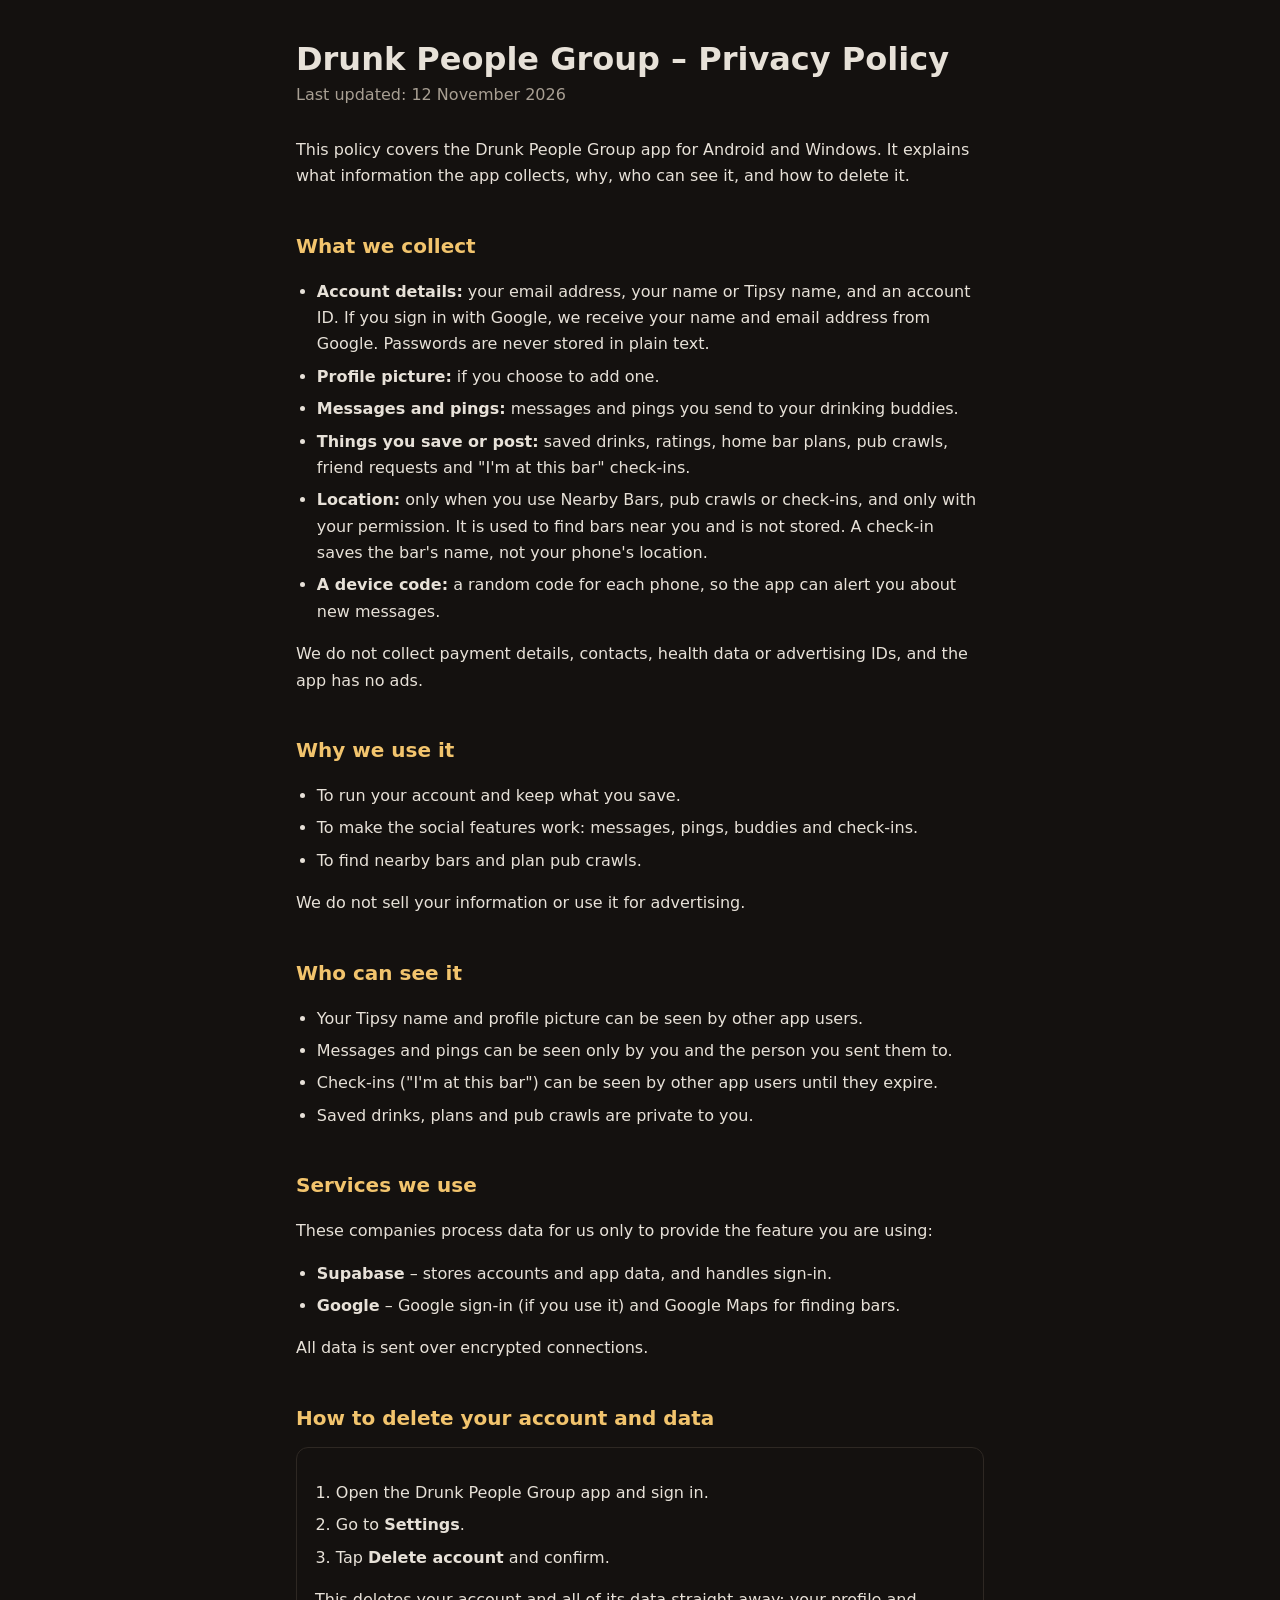
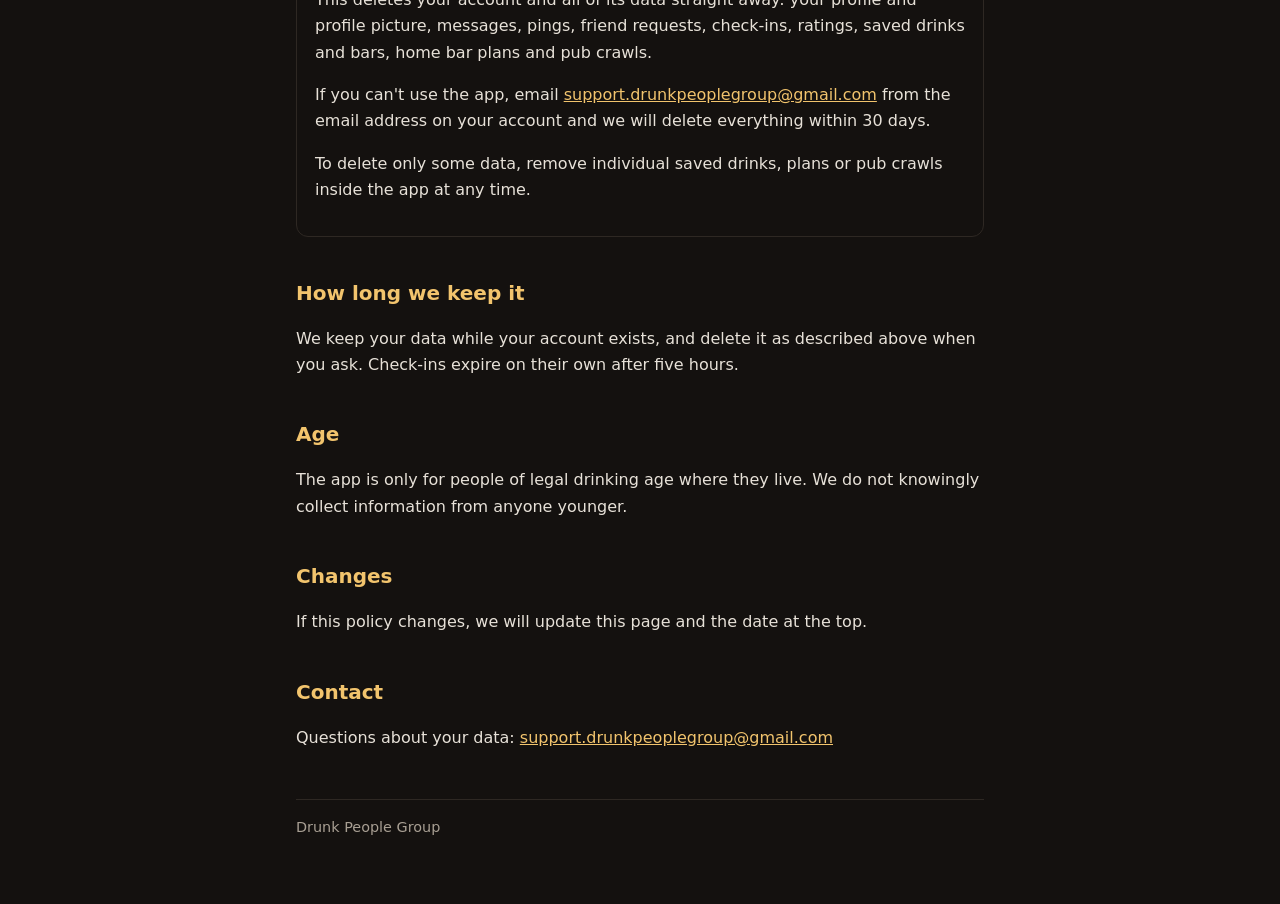
<file: index.html>
<!doctype html>
<html lang="en">
<head>
<meta charset="utf-8">
<meta name="viewport" content="width=device-width, initial-scale=1">
<title>Drunk People Group – Privacy Policy</title>
<meta name="description" content="Privacy policy and account deletion for the Drunk People Group app.">
<style>
  :root { --bg:#14110f; --text:#e7e1d8; --muted:#a89f93; --accent:#f2c46d; --line:#2e2823; }
  * { box-sizing: border-box; }
  body { margin:0; background:var(--bg); color:var(--text); font:16px/1.65 system-ui,-apple-system,"Segoe UI",Roboto,sans-serif; }
  main { max-width: 720px; margin: 0 auto; padding: 40px 16px 64px; }
  h1 { font-size: 2rem; line-height: 1.2; margin: 0 0 4px; }
  h2 { color: var(--accent); font-size: 1.25rem; margin: 36px 0 8px; padding-top: 4px; }
  .updated { color: var(--muted); margin: 0 0 28px; }
  ul, ol { padding-left: 1.3em; }
  li { margin: 6px 0; }
  a { color: var(--accent); }
  .box { border: 1px solid var(--line); border-radius: 12px; padding: 16px 18px; margin-top: 12px; }
  footer { color: var(--muted); border-top: 1px solid var(--line); margin-top: 48px; padding-top: 16px; font-size: .9rem; }
</style>
</head>
<body>
<main>
<h1>Drunk People Group – Privacy Policy</h1>
<p class="updated">Last updated: 12 November 2026</p>

<p>This policy covers the Drunk People Group app for Android and Windows. It explains what information the app collects, why, who can see it, and how to delete it.</p>

<h2>What we collect</h2>
<ul>
  <li><strong>Account details:</strong> your email address, your name or Tipsy name, and an account ID. If you sign in with Google, we receive your name and email address from Google. Passwords are never stored in plain text.</li>
  <li><strong>Profile picture:</strong> if you choose to add one.</li>
  <li><strong>Messages and pings:</strong> messages and pings you send to your drinking buddies.</li>
  <li><strong>Things you save or post:</strong> saved drinks, ratings, home bar plans, pub crawls, friend requests and "I'm at this bar" check-ins.</li>
  <li><strong>Location:</strong> only when you use Nearby Bars, pub crawls or check-ins, and only with your permission. It is used to find bars near you and is not stored. A check-in saves the bar's name, not your phone's location.</li>
  <li><strong>A device code:</strong> a random code for each phone, so the app can alert you about new messages.</li>
</ul>
<p>We do not collect payment details, contacts, health data or advertising IDs, and the app has no ads.</p>

<h2>Why we use it</h2>
<ul>
  <li>To run your account and keep what you save.</li>
  <li>To make the social features work: messages, pings, buddies and check-ins.</li>
  <li>To find nearby bars and plan pub crawls.</li>
</ul>
<p>We do not sell your information or use it for advertising.</p>

<h2>Who can see it</h2>
<ul>
  <li>Your Tipsy name and profile picture can be seen by other app users.</li>
  <li>Messages and pings can be seen only by you and the person you sent them to.</li>
  <li>Check-ins ("I'm at this bar") can be seen by other app users until they expire.</li>
  <li>Saved drinks, plans and pub crawls are private to you.</li>
</ul>

<h2>Services we use</h2>
<p>These companies process data for us only to provide the feature you are using:</p>
<ul>
  <li><strong>Supabase</strong> – stores accounts and app data, and handles sign-in.</li>
  <li><strong>Google</strong> – Google sign-in (if you use it) and Google Maps for finding bars.</li>
</ul>
<p>All data is sent over encrypted connections.</p>

<h2 id="delete">How to delete your account and data</h2>
<div class="box">
  <ol>
    <li>Open the Drunk People Group app and sign in.</li>
    <li>Go to <strong>Settings</strong>.</li>
    <li>Tap <strong>Delete account</strong> and confirm.</li>
  </ol>
  <p>This deletes your account and all of its data straight away: your profile and profile picture, messages, pings, friend requests, check-ins, ratings, saved drinks and bars, home bar plans and pub crawls.</p>
  <p>If you can't use the app, email <a href="mailto:support.drunkpeoplegroup@gmail.com?subject=Delete%20my%20account">support.drunkpeoplegroup@gmail.com</a> from the email address on your account and we will delete everything within 30 days.</p>
  <p>To delete only some data, remove individual saved drinks, plans or pub crawls inside the app at any time.</p>
</div>

<h2>How long we keep it</h2>
<p>We keep your data while your account exists, and delete it as described above when you ask. Check-ins expire on their own after five hours.</p>

<h2>Age</h2>
<p>The app is only for people of legal drinking age where they live. We do not knowingly collect information from anyone younger.</p>

<h2>Changes</h2>
<p>If this policy changes, we will update this page and the date at the top.</p>

<h2>Contact</h2>
<p>Questions about your data: <a href="mailto:support.drunkpeoplegroup@gmail.com">support.drunkpeoplegroup@gmail.com</a></p>

<footer>Drunk People Group</footer>
</main>
</body>
</html>
</file>
